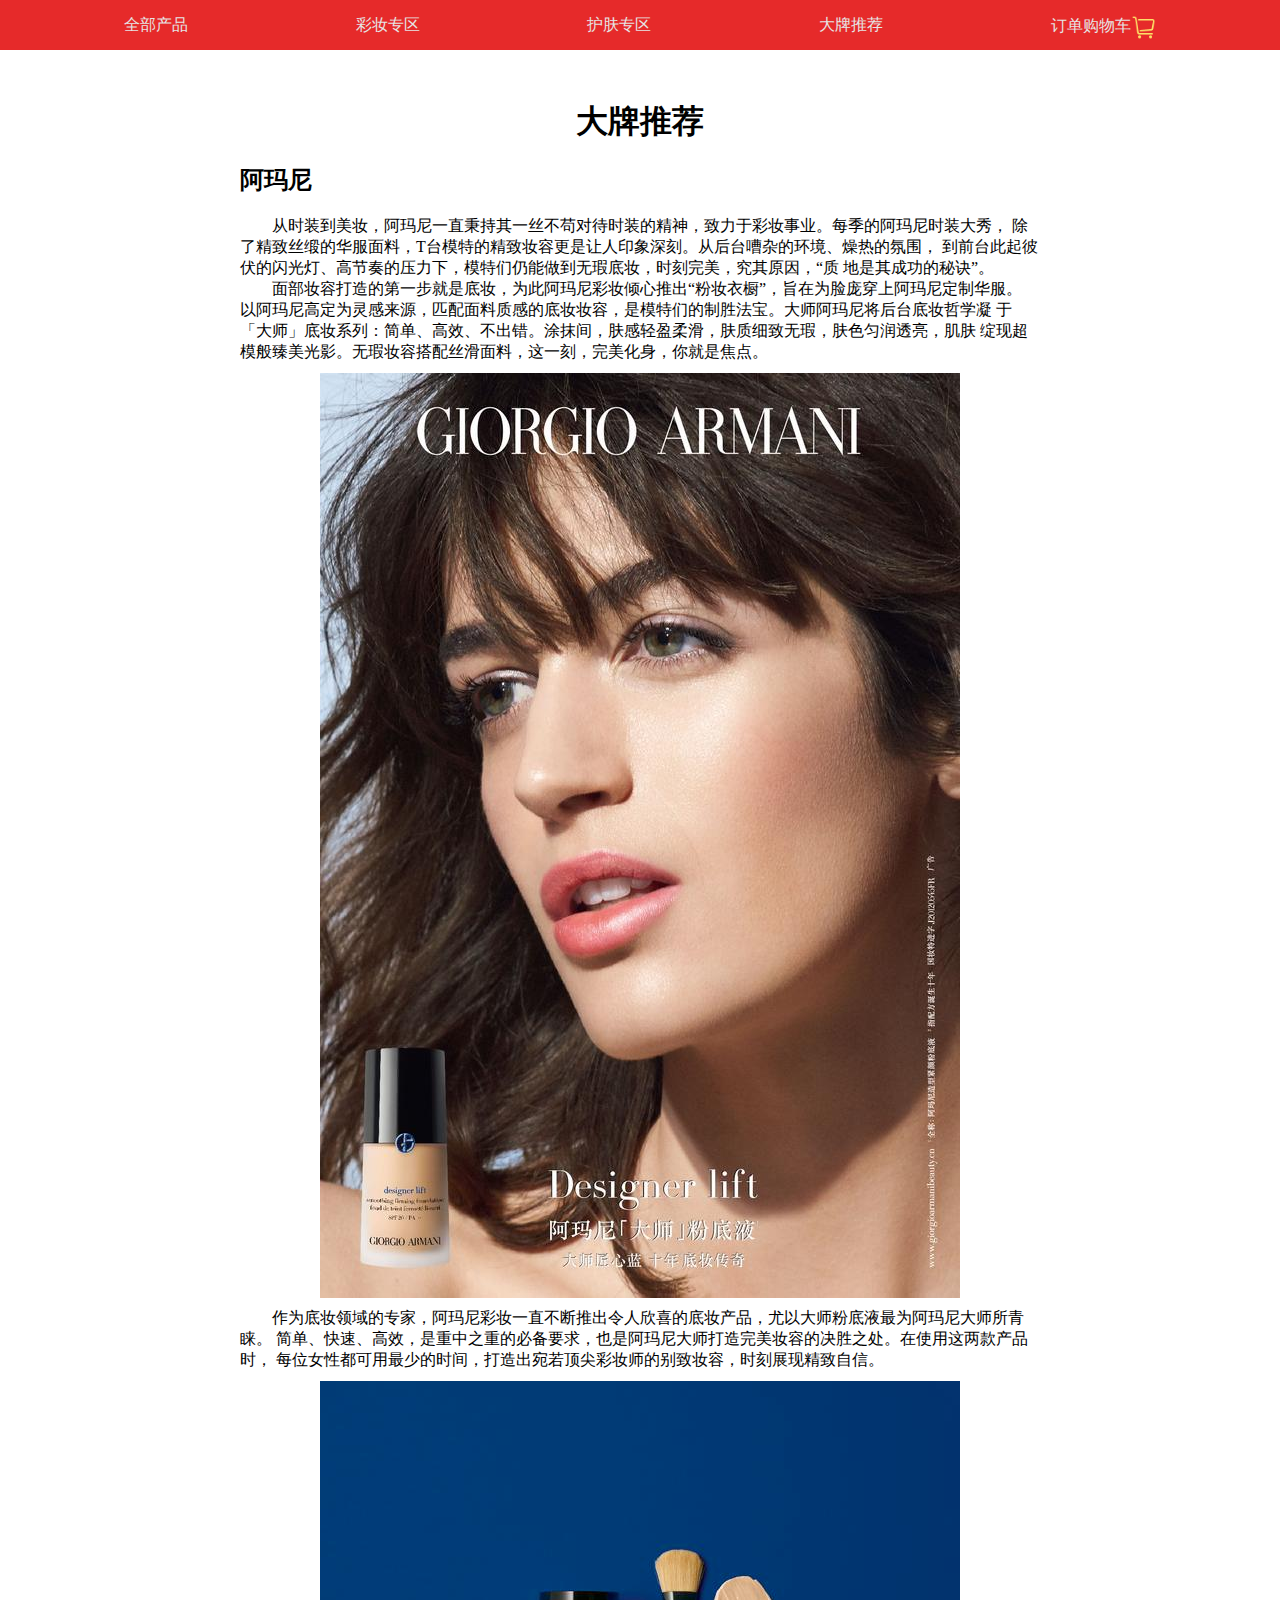
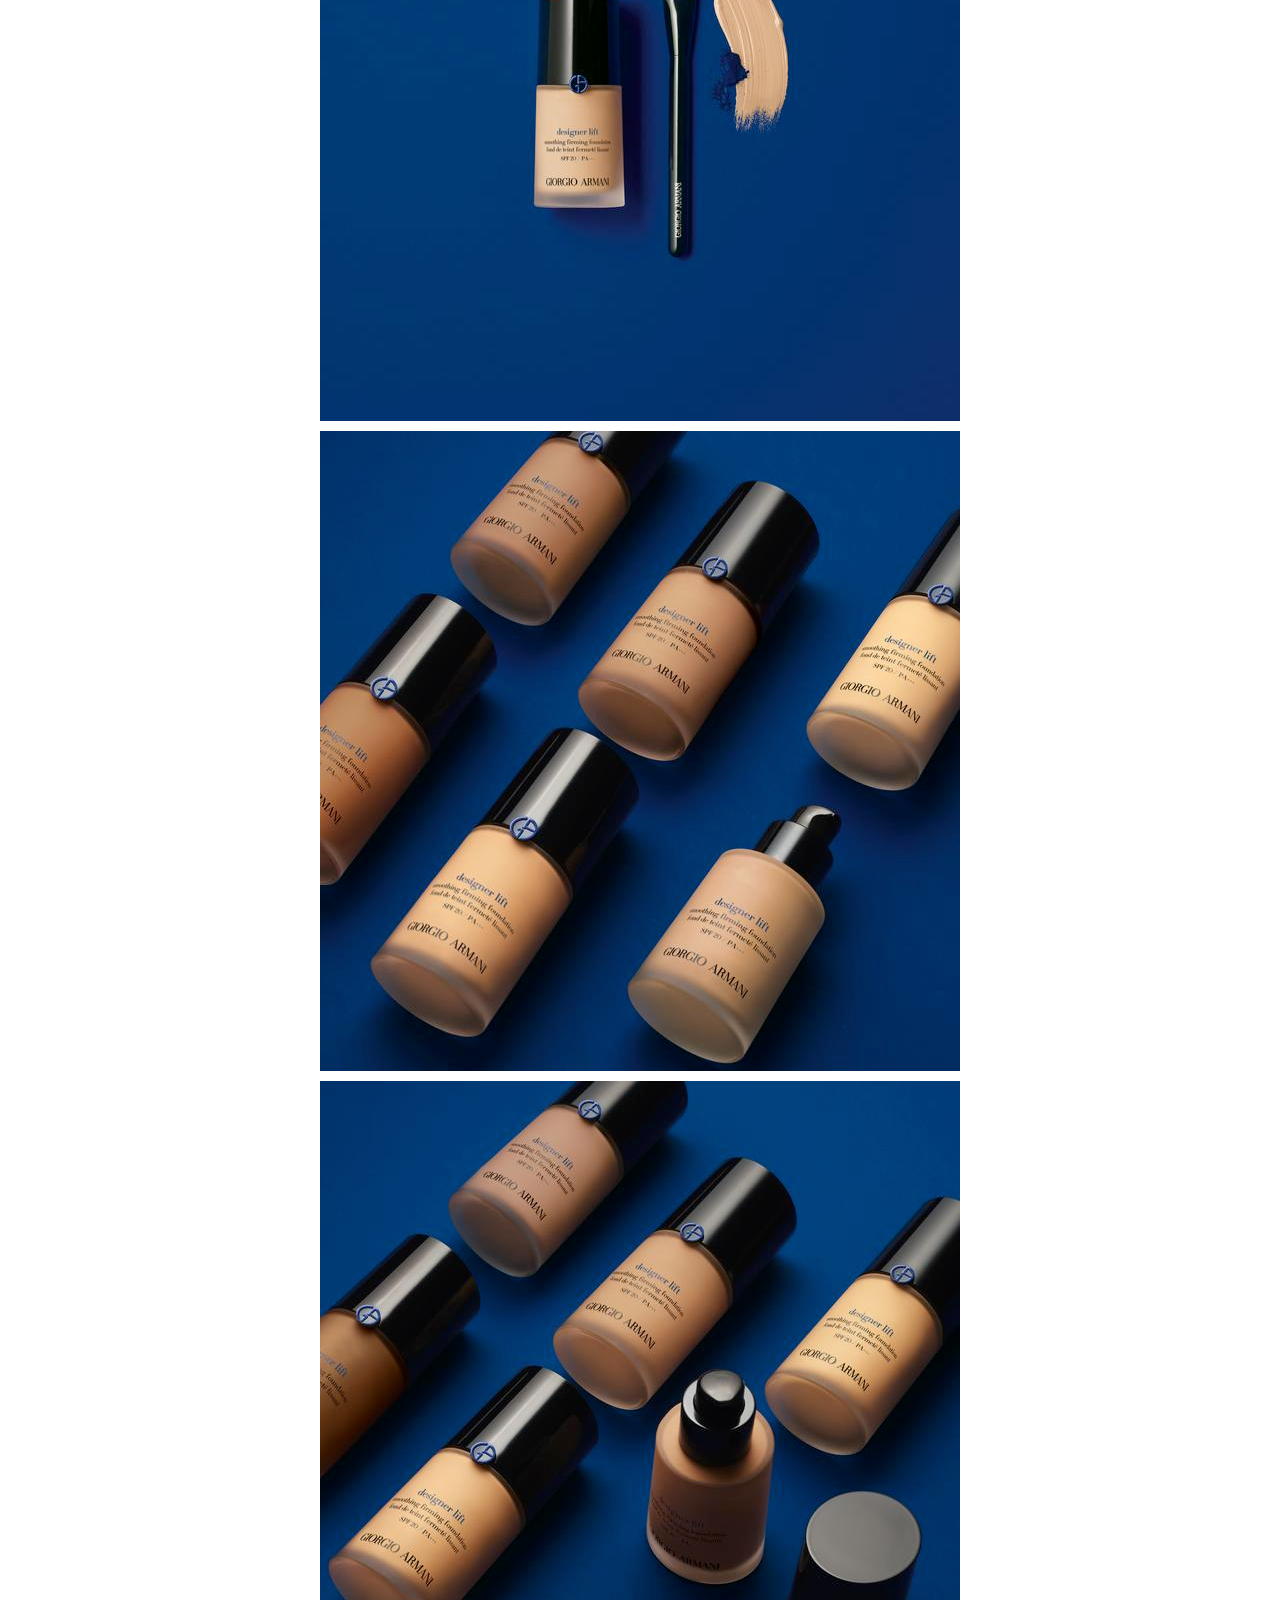
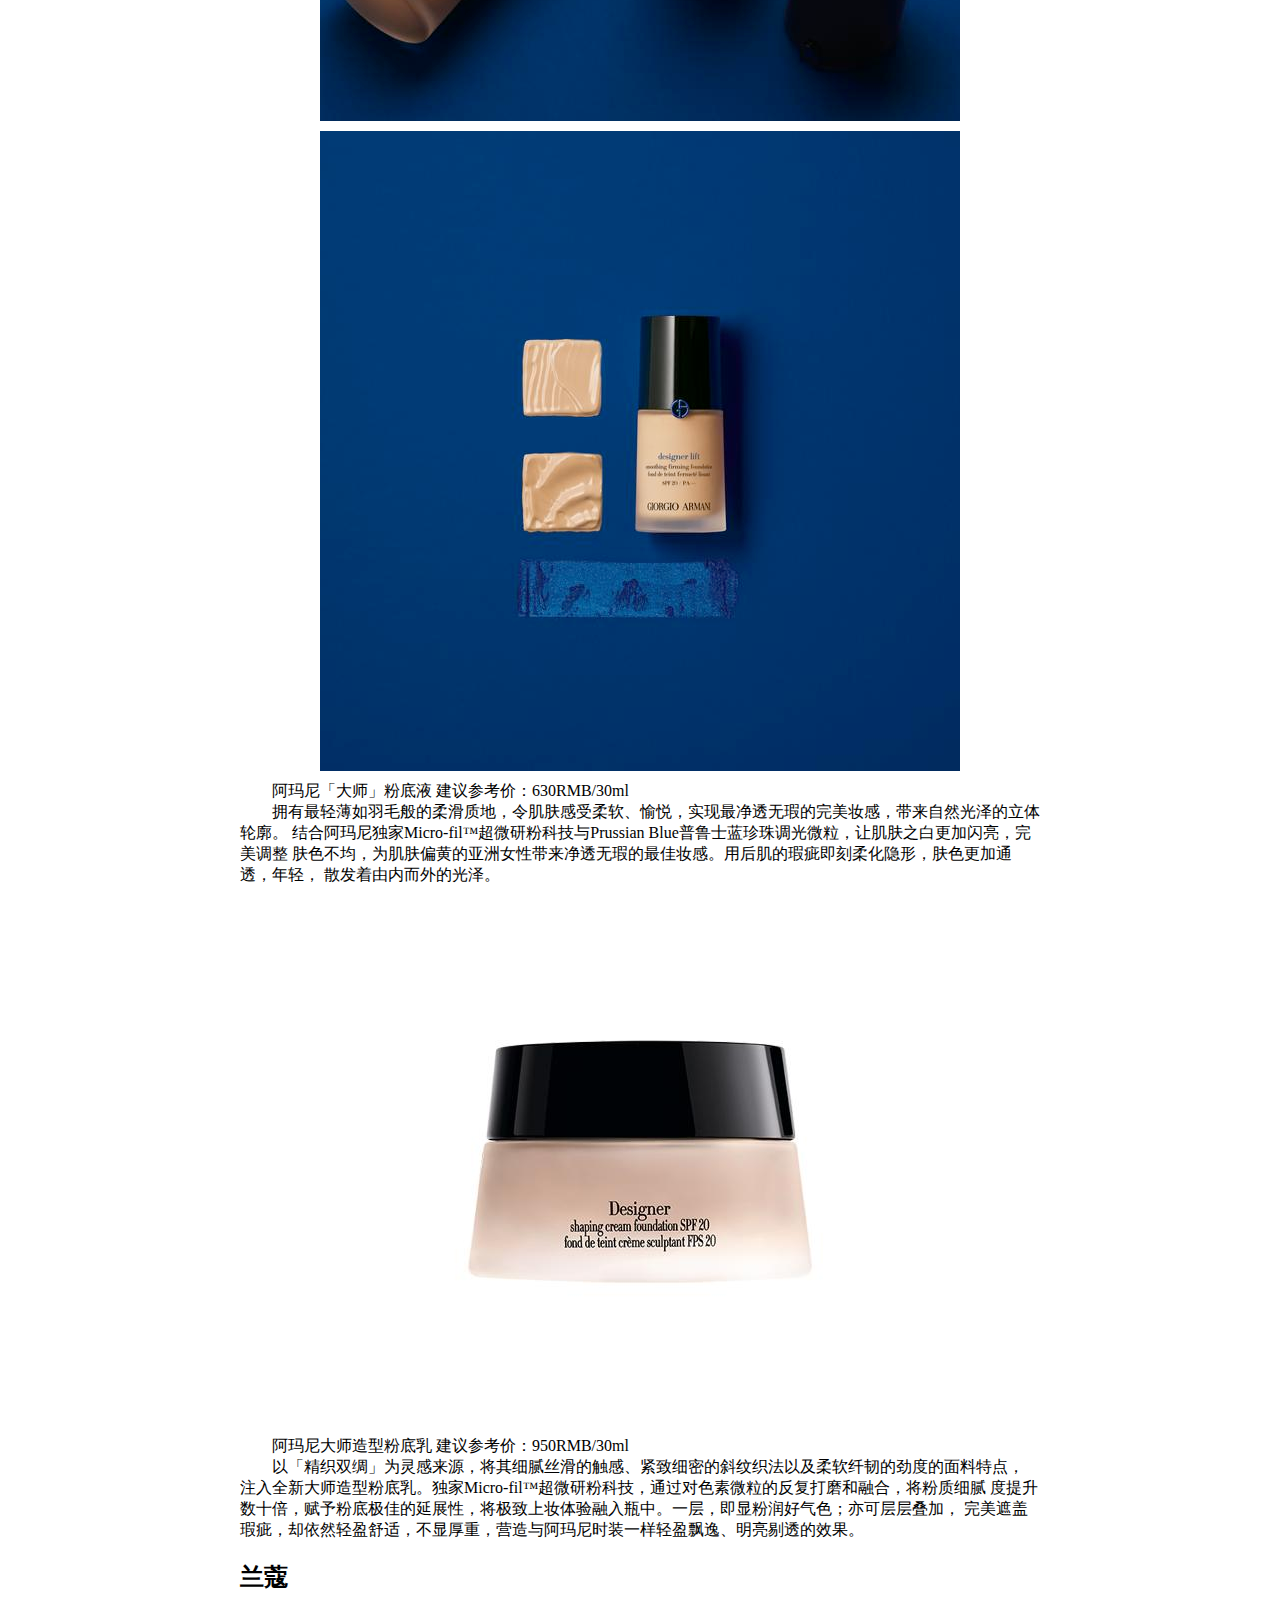
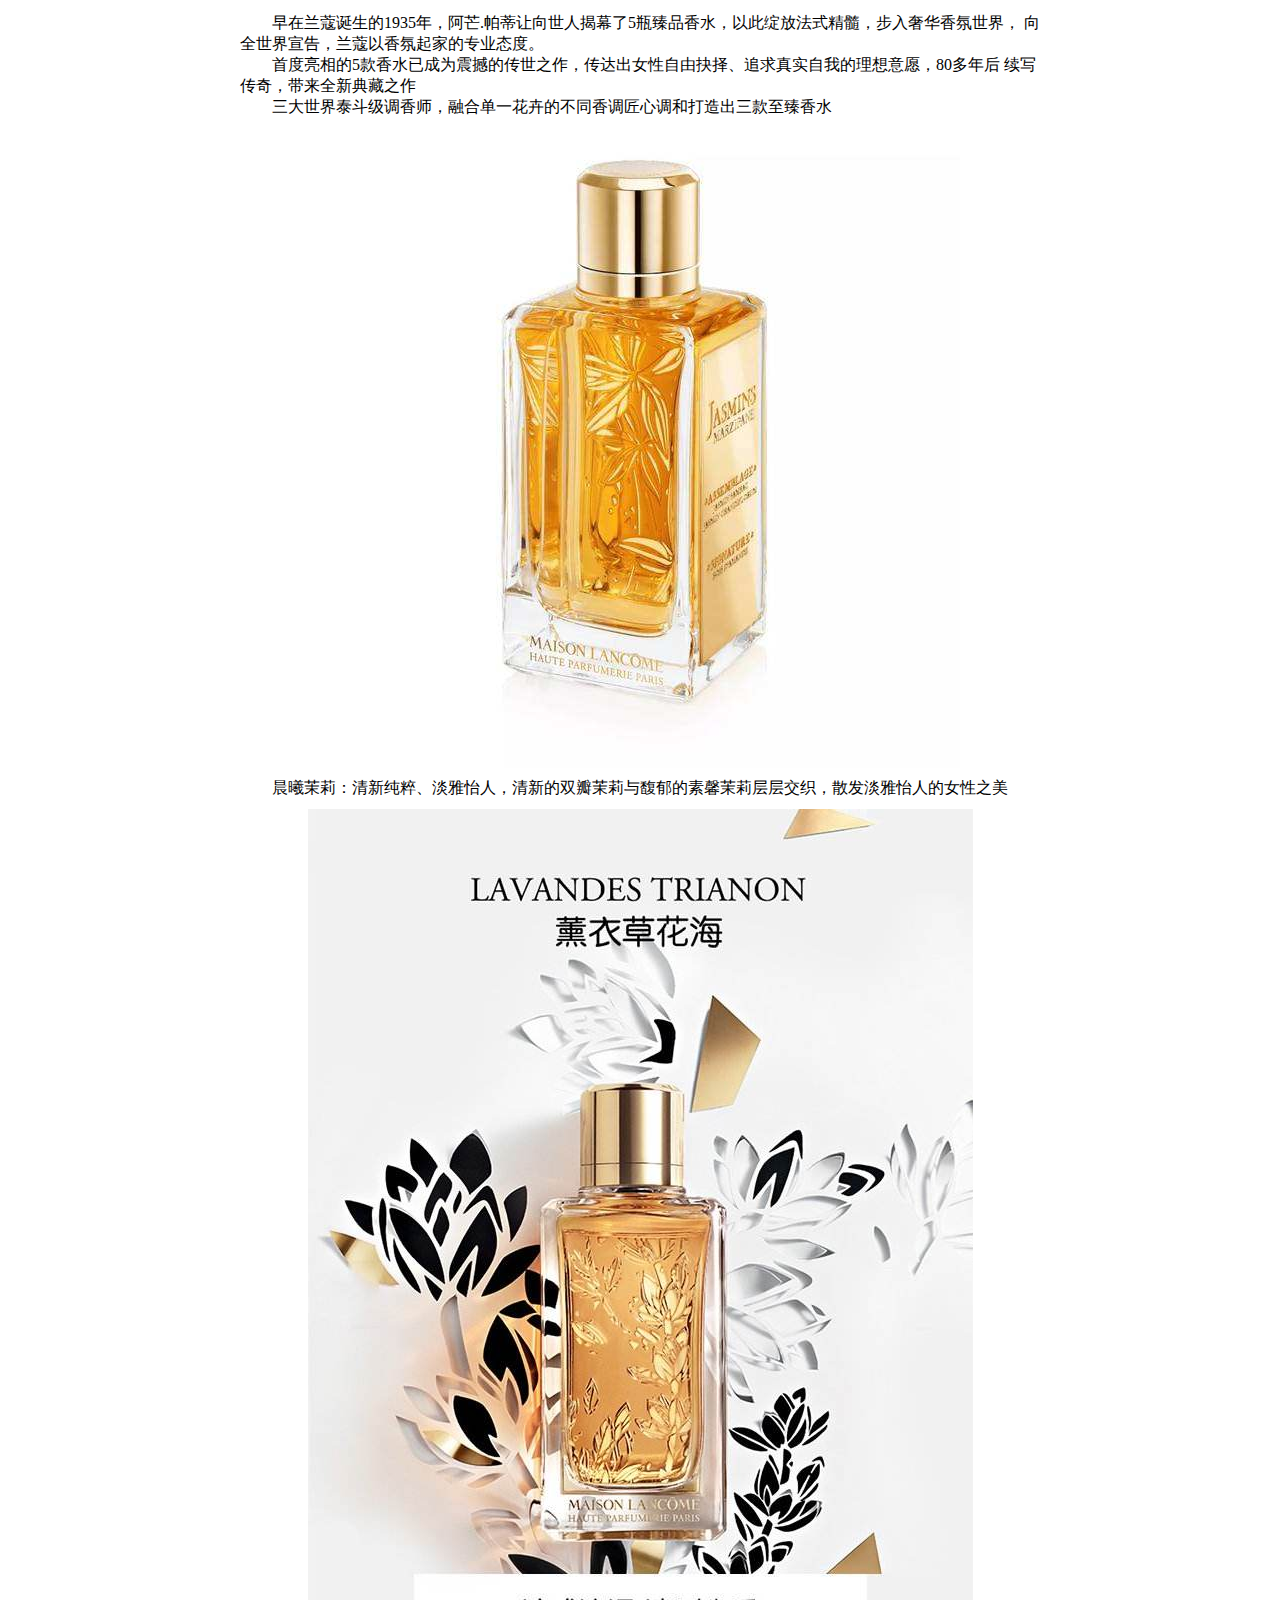
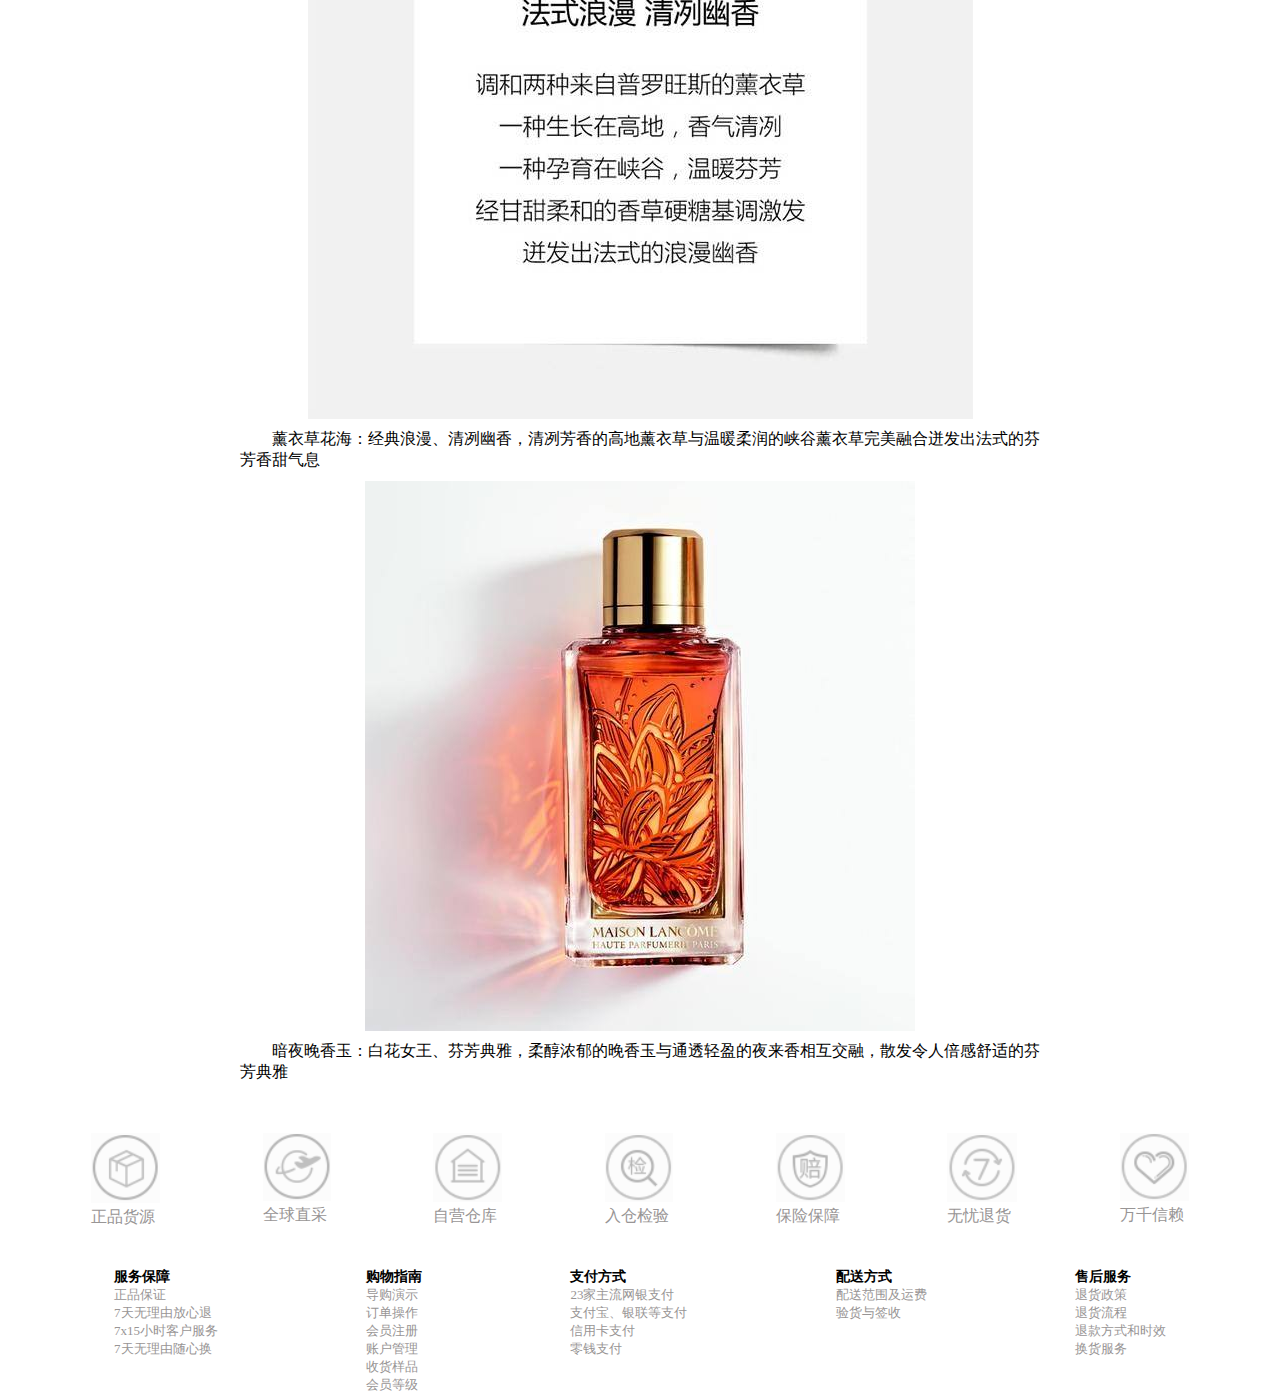
<file: dashi.html>
<!DOCTYPE html>
<html lang="en">
<head>
    <meta charset="UTF-8">
    <meta http-equiv="X-UA-Compatible" content="IE=edge">
    <meta name="viewport" content="width=device-width, initial-scale=1.0">
    <title>Document</title>
    <link rel="stylesheet" href="./css/reset.css">
    <link rel="stylesheet" href="./css/dashi.css">
</head>
<body>
    <header style="position: relative;">
        <ul>
            <li><a href="./index.html">全部产品</a></li>
            <li><a href="./shopping.html">彩妆专区</a></li>
            <li><a href="./shopping.html">护肤专区</a></li>
            <li><a href="./dashi.html">大牌推荐</a></li>
            <li><a href="./gouwuche.html" style="vertical-align: middle;">订单购物车<img src="./images/shoppingcar.png" alt="" style="width: 25px;vertical-align: middle;"></a></li>
        </ul>
        
    </header>
    <div class="container">
        <h1 style="text-align: center;margin-top: 50px;">大牌推荐</h1>
        <h2 style="margin-top: 20px;margin-bottom: 20px;">阿玛尼</h2>
        <p style="text-indent: 2rem;">从时装到美妆，阿玛尼一直秉持其一丝不苟对待时装的精神，致力于彩妆事业。每季的阿玛尼时装大秀，
            除了精致丝缎的华服面料，T台模特的精致妆容更是让人印象深刻。从后台嘈杂的环境、燥热的氛围，
            到前台此起彼伏的闪光灯、高节奏的压力下，模特们仍能做到无瑕底妆，时刻完美，究其原因，“质
            地是其成功的秘诀”。
        </p>
        <p style="text-indent: 2rem;">
            面部妆容打造的第一步就是底妆，为此阿玛尼彩妆倾心推出“粉妆衣橱”，旨在为脸庞穿上阿玛尼定制华服。
            以阿玛尼高定为灵感来源，匹配面料质感的底妆妆容，是模特们的制胜法宝。大师阿玛尼将后台底妆哲学凝
            于「大师」底妆系列：简单、高效、不出错。涂抹间，肤感轻盈柔滑，肤质细致无瑕，肤色匀润透亮，肌肤
            绽现超模般臻美光影。无瑕妆容搭配丝滑面料，这一刻，完美化身，你就是焦点。
        </p>
        <img src="./images/Amani.crdownload" alt="">
        <p style="text-indent: 2rem;">
            作为底妆领域的专家，阿玛尼彩妆一直不断推出令人欣喜的底妆产品，尤以大师粉底液最为阿玛尼大师所青睐。
            简单、快速、高效，是重中之重的必备要求，也是阿玛尼大师打造完美妆容的决胜之处。在使用这两款产品时，
            每位女性都可用最少的时间，打造出宛若顶尖彩妆师的别致妆容，时刻展现精致自信。
        </p>
        <img src="./images/Amani2.jpeg.crdownload" alt="">
        <img src="./images/Amani4.jpeg.crdownload" alt="">
        <img src="./images/Amani5.jpeg.crdownload" alt="">
        <img src="./images/Amani6.jpeg.crdownload" alt="">
        <p style="text-indent: 2rem;">阿玛尼「大师」粉底液 建议参考价：630RMB/30ml</p>
        <p style="text-indent: 2rem;">
            拥有最轻薄如羽毛般的柔滑质地，令肌肤感受柔软、愉悦，实现最净透无瑕的完美妆感，带来自然光泽的立体轮廓。
            结合阿玛尼独家Micro-fil™超微研粉科技与Prussian Blue普鲁士蓝珍珠调光微粒，让肌肤之白更加闪亮，完美调整
            肤色不均，为肌肤偏黄的亚洲女性带来净透无瑕的最佳妆感。用后肌的瑕疵即刻柔化隐形，肤色更加通透，年轻，
            散发着由内而外的光泽。
        </p>
        <img src="./images/Amani7.jpeg.crdownload" alt="">
        <p style="text-indent: 2rem;">阿玛尼大师造型粉底乳 建议参考价：950RMB/30ml</p>
        <p style="text-indent: 2rem;">
            以「精织双绸」为灵感来源，将其细腻丝滑的触感、紧致细密的斜纹织法以及柔软纤韧的劲度的面料特点，
            注入全新大师造型粉底乳。独家Micro-fil™超微研粉科技，通过对色素微粒的反复打磨和融合，将粉质细腻
            度提升数十倍，赋予粉底极佳的延展性，将极致上妆体验融入瓶中。一层，即显粉润好气色；亦可层层叠加，
            完美遮盖瑕疵，却依然轻盈舒适，不显厚重，营造与阿玛尼时装一样轻盈飘逸、明亮剔透的效果。
        </p>
        <h2 style="margin-top: 20px;margin-bottom: 20px;">兰蔻</h2>
        <p style="text-indent: 2rem;">
            早在兰蔻诞生的1935年，阿芒.帕蒂让向世人揭幕了5瓶臻品香水，以此绽放法式精髓，步入奢华香氛世界，
            向全世界宣告，兰蔻以香氛起家的专业态度。
        </p>
        <p style="text-indent: 2rem;">
            首度亮相的5款香水已成为震撼的传世之作，传达出女性自由抉择、追求真实自我的理想意愿，80多年后
            续写传奇，带来全新典藏之作
        </p>
        <p style="text-indent: 2rem;">三大世界泰斗级调香师，融合单一花卉的不同香调匠心调和打造出三款至臻香水</p>
        <img src="./images/li.jfif" alt="">
        <p style="text-indent: 2rem;">晨曦茉莉：清新纯粹、淡雅怡人，清新的双瓣茉莉与馥郁的素馨茉莉层层交织，散发淡雅怡人的女性之美</p>
        <img src="./images/hai.jfif" alt="">
        <p style="text-indent: 2rem;">薰衣草花海：经典浪漫、清冽幽香，清冽芳香的高地薰衣草与温暖柔润的峡谷薰衣草完美融合迸发出法式的芬芳香甜气息</p>
        <img src="./images/yu.jfif" alt="">
        <p style="text-indent: 2rem;">暗夜晚香玉：白花女王、芬芳典雅，柔醇浓郁的晚香玉与通透轻盈的夜来香相互交融，散发令人倍感舒适的芬芳典雅</p>
    </div>
    <footer>
        <div style="display: flex;width: 1200px;justify-content: space-around;margin: 0 auto;">
            <div>
                <img src="./images/zhengpinhuoyuan.png" alt="">
                <div>正品货源</div>
            </div>
            <div>
                <img src="./images/quanqiuzhicai.png" alt="">
                <div>全球直采</div>
            </div>
            <div>
                <img src="./images/ziyingcangku.png" alt="">
                <div>自营仓库</div>
            </div>
            <div>
                <img src="./images/rucangjianyan.png" alt="">
                <div>入仓检验</div>
            </div>
            <div>
                <img src="./images/zhengpinbaoxian.png" alt="">
                <div>保险保障</div>
            </div>
            <div>
                <img src="./images/wuyoutuihuan.png" alt="">
                <div>无忧退货</div>
            </div>
            <div>
                <img src="./images/wanqianxinlai.png" alt="">
                <div>万千信赖</div>
            </div>
        </div>
        <div style="display: flex;justify-content: space-around;width: 1200px;font-size: 13px;margin: 0 auto;margin-top: 40px;">
            <ul class="foo">
                <li>服务保障</li>
                <li>正品保证</li>
                <li>7天无理由放心退</li>
                <li>7x15小时客户服务</li>
                <li>7天无理由随心换</li>
            </ul>
            <ul class="foo">
                <li>购物指南</li>
                <li>导购演示</li>
                <li>订单操作</li>
                <li>会员注册</li>
                <li>账户管理</li>
                <li>收货样品</li>
                <li>会员等级</li>
            </ul>
            <ul class="foo">
                <li>支付方式</li>
                <li>23家主流网银支付</li>
                <li>支付宝、银联等支付</li>
                <li>信用卡支付</li>
                <li>零钱支付</li>
            </ul>
            <ul class="foo">
                <li>配送方式</li>
                <li>配送范围及运费</li>
                <li>验货与签收</li>
            </ul>
            <ul class="foo">
                <li>售后服务</li>
                <li>退货政策</li>
                <li>退货流程</li>
                <li>退款方式和时效</li>
                <li>换货服务</li>
            </ul>
        </div>
    </footer>
</body>
<script>
</script>
</html>
</file>
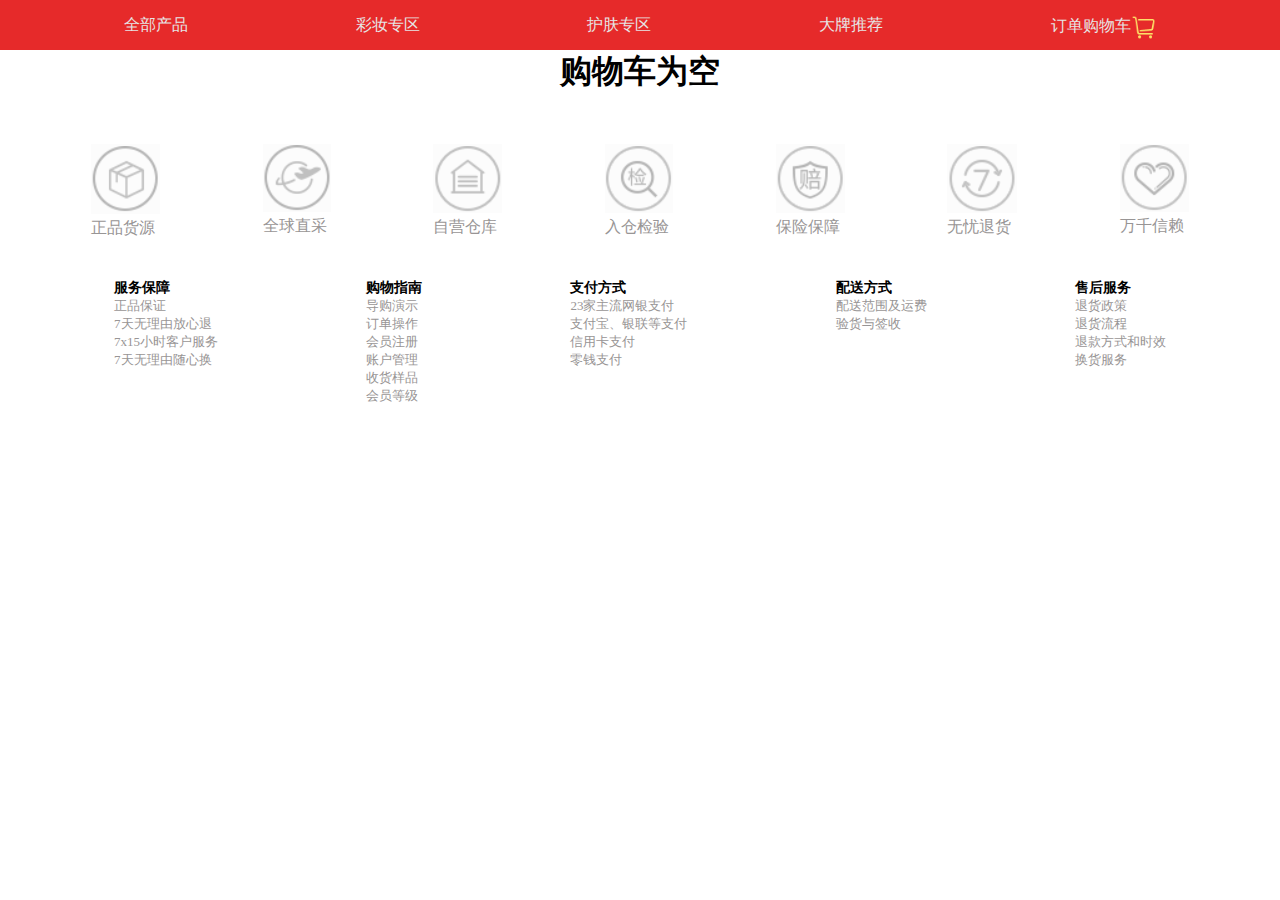
<file: gouwuche.html>
<!DOCTYPE html>
<html lang="en">
<head>
    <meta charset="UTF-8">
    <meta http-equiv="X-UA-Compatible" content="IE=edge">
    <meta name="viewport" content="width=device-width, initial-scale=1.0">
    <title>Document</title>
    <link rel="stylesheet" href="./css/reset.css">
    <link rel="stylesheet" href="./css/gouwuche.css">
</head>
<body>
    <header style="position: relative;">
        <ul>
            <li><a href="./index.html">全部产品</a></li>
            <li><a href="./shopping.html">彩妆专区</a></li>
            <li><a href="./shopping.html">护肤专区</a></li>
            <li><a href="./dashi.html">大牌推荐</a></li>
            <li><a href="./gouwuche.html" style="vertical-align: middle;">订单购物车<img src="./images/shoppingcar.png" alt="" style="width: 25px;vertical-align: middle;"></a></li>
        </ul>
        
    </header>
    <div class="con2"></div>
    <div class="container">
    </div>
    <footer>
        <div style="display: flex;width: 1200px;justify-content: space-around;margin: 0 auto;">
            <div>
                <img src="./images/zhengpinhuoyuan.png" alt="">
                <div>正品货源</div>
            </div>
            <div>
                <img src="./images/quanqiuzhicai.png" alt="">
                <div>全球直采</div>
            </div>
            <div>
                <img src="./images/ziyingcangku.png" alt="">
                <div>自营仓库</div>
            </div>
            <div>
                <img src="./images/rucangjianyan.png" alt="">
                <div>入仓检验</div>
            </div>
            <div>
                <img src="./images/zhengpinbaoxian.png" alt="">
                <div>保险保障</div>
            </div>
            <div>
                <img src="./images/wuyoutuihuan.png" alt="">
                <div>无忧退货</div>
            </div>
            <div>
                <img src="./images/wanqianxinlai.png" alt="">
                <div>万千信赖</div>
            </div>
        </div>
        <div style="display: flex;justify-content: space-around;width: 1200px;font-size: 13px;margin: 0 auto;margin-top: 40px;">
            <ul class="foo">
                <li>服务保障</li>
                <li>正品保证</li>
                <li>7天无理由放心退</li>
                <li>7x15小时客户服务</li>
                <li>7天无理由随心换</li>
            </ul>
            <ul class="foo">
                <li>购物指南</li>
                <li>导购演示</li>
                <li>订单操作</li>
                <li>会员注册</li>
                <li>账户管理</li>
                <li>收货样品</li>
                <li>会员等级</li>
            </ul>
            <ul class="foo">
                <li>支付方式</li>
                <li>23家主流网银支付</li>
                <li>支付宝、银联等支付</li>
                <li>信用卡支付</li>
                <li>零钱支付</li>
            </ul>
            <ul class="foo">
                <li>配送方式</li>
                <li>配送范围及运费</li>
                <li>验货与签收</li>
            </ul>
            <ul class="foo">
                <li>售后服务</li>
                <li>退货政策</li>
                <li>退货流程</li>
                <li>退款方式和时效</li>
                <li>换货服务</li>
            </ul>
        </div>
    </footer>
</body>
<script>
    if(Number(localStorage.getItem('num'))==0){
        document.getElementsByClassName('con2')[0].innerHTML = `
            <h1>购物车为空</h1>
        `
    }
    var container = document.getElementsByClassName('container')[0];
    var num = localStorage.getItem('num')
    for(var i=1;i<=num;i++){
        // console.log(localStorage.getItem('shoucang'+i))
        var obj = JSON.parse(localStorage.getItem('shoucang'+i))
        container.innerHTML += `
            <div>
                <img src="${obj.src}" alt="">
                <div>${obj.name}</div>
                <div>${obj.much}</div>
                <div>${obj.time}</div>
                <div id='del${i}' onclick="del(this)">删除</div>
            </div>
        `
    }
    function del(e){
        for(var i=1;i<=num;i++){
            if(i>e.id.replace('del','')){
                localStorage.setItem('shoucang'+(i-1),localStorage.getItem('shoucang'+i))
            }
        }
        console.log(localStorage)
        localStorage.removeItem('shoucang'+num)
        localStorage.setItem('num',--num)
        container.innerHTML = ''
        for(var i=1;i<=num;i++){
            var obj = JSON.parse(localStorage.getItem('shoucang'+i))
            container.innerHTML += `
                <div>
                    <img src="${obj.src}" alt="">
                    <div>${obj.name}</div>
                    <div>${obj.much}</div>
                    <div>${obj.time}</div>
                    <div id='del${i}' onclick="del(this)">删除</div>
                </div>
            `
        }
        if(Number(localStorage.getItem('num'))==0){
            document.getElementsByClassName('con2')[0].innerHTML = `
                <h1>购物车为空</h1>
            `
        }
    }
</script>
</html>
</file>
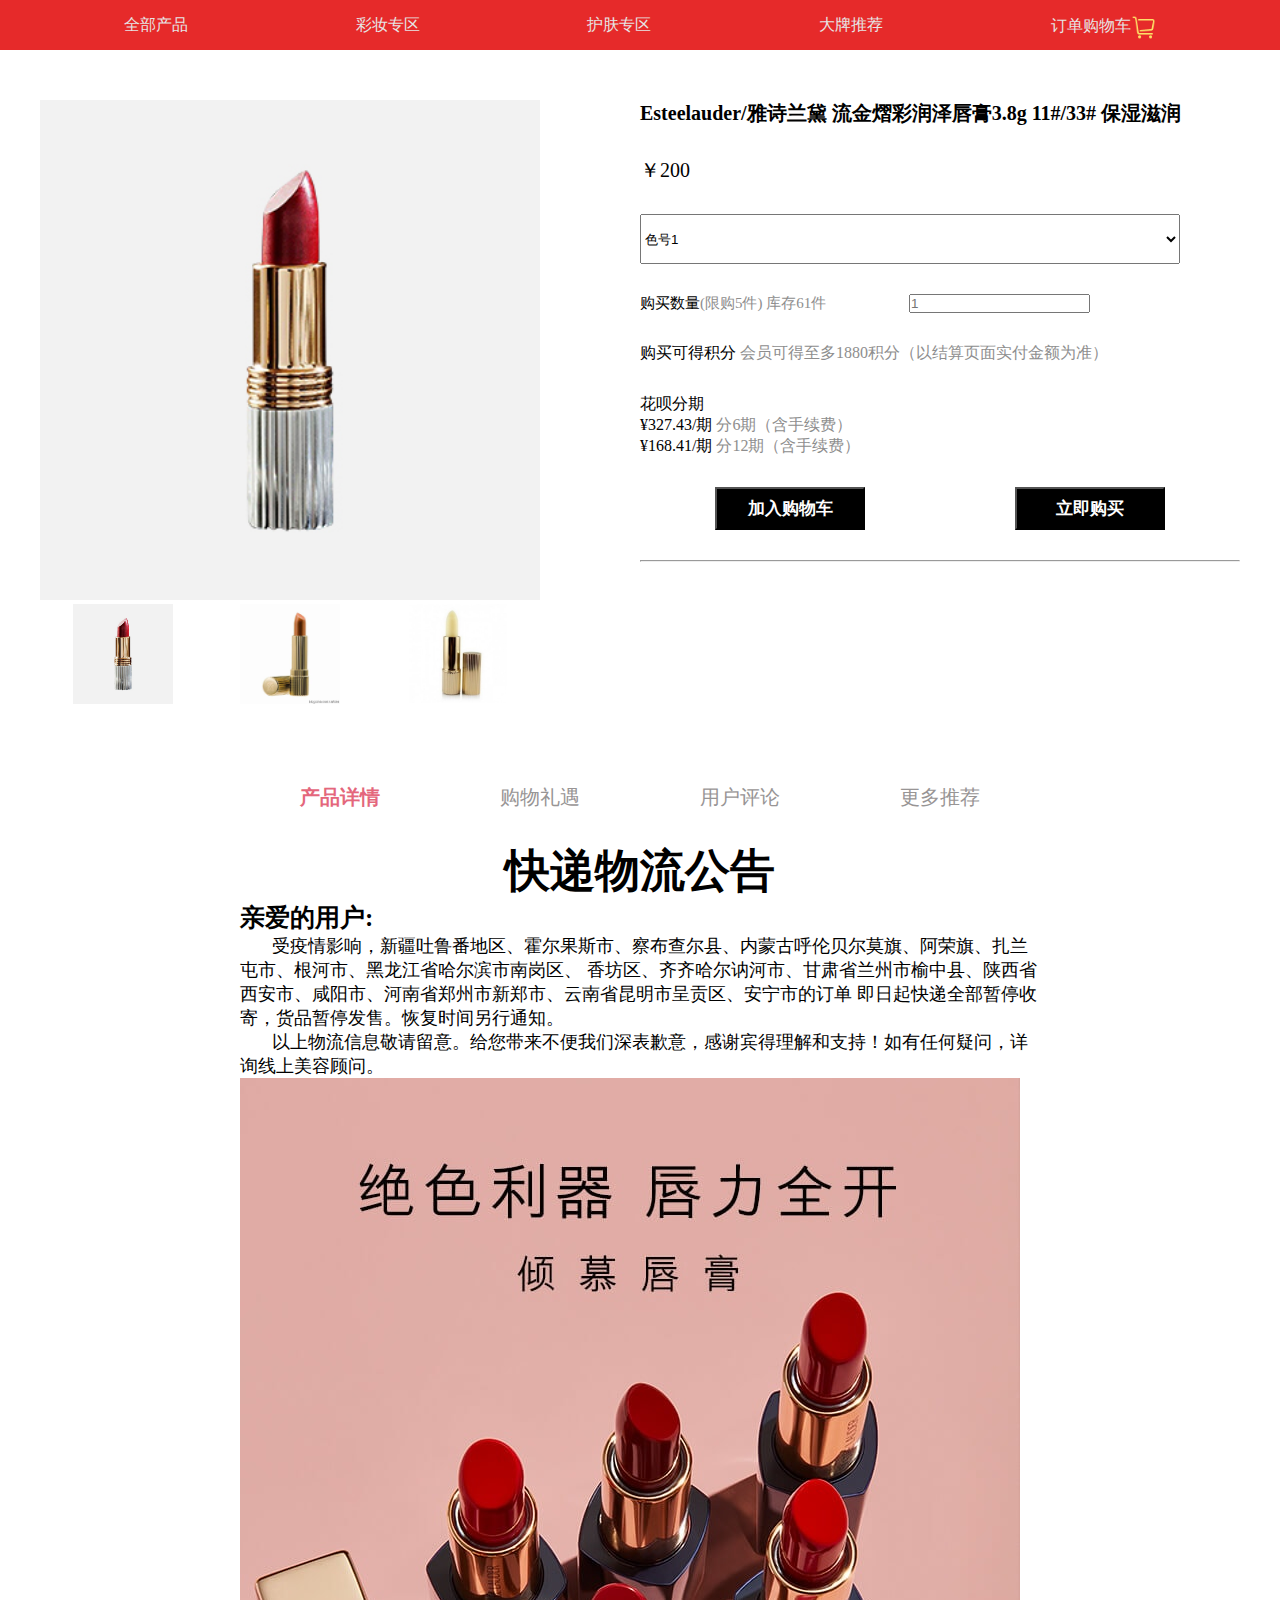
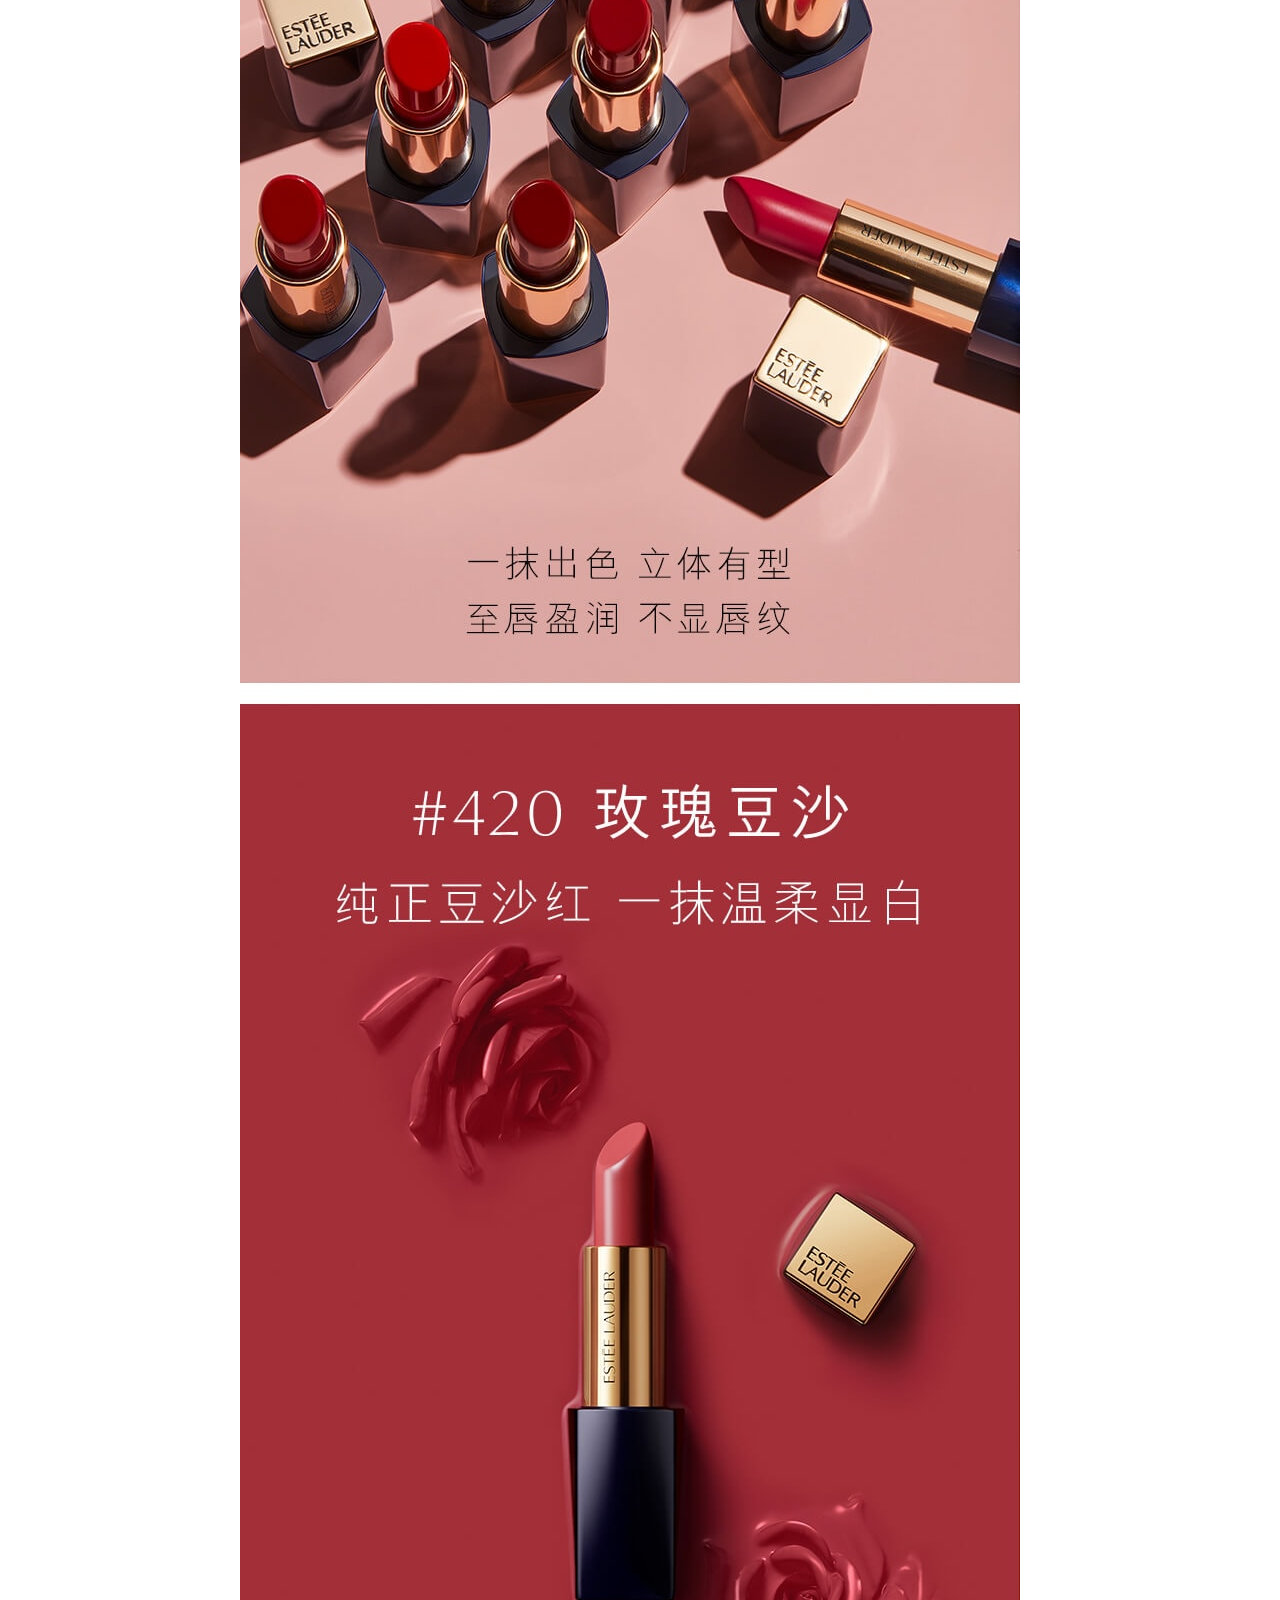
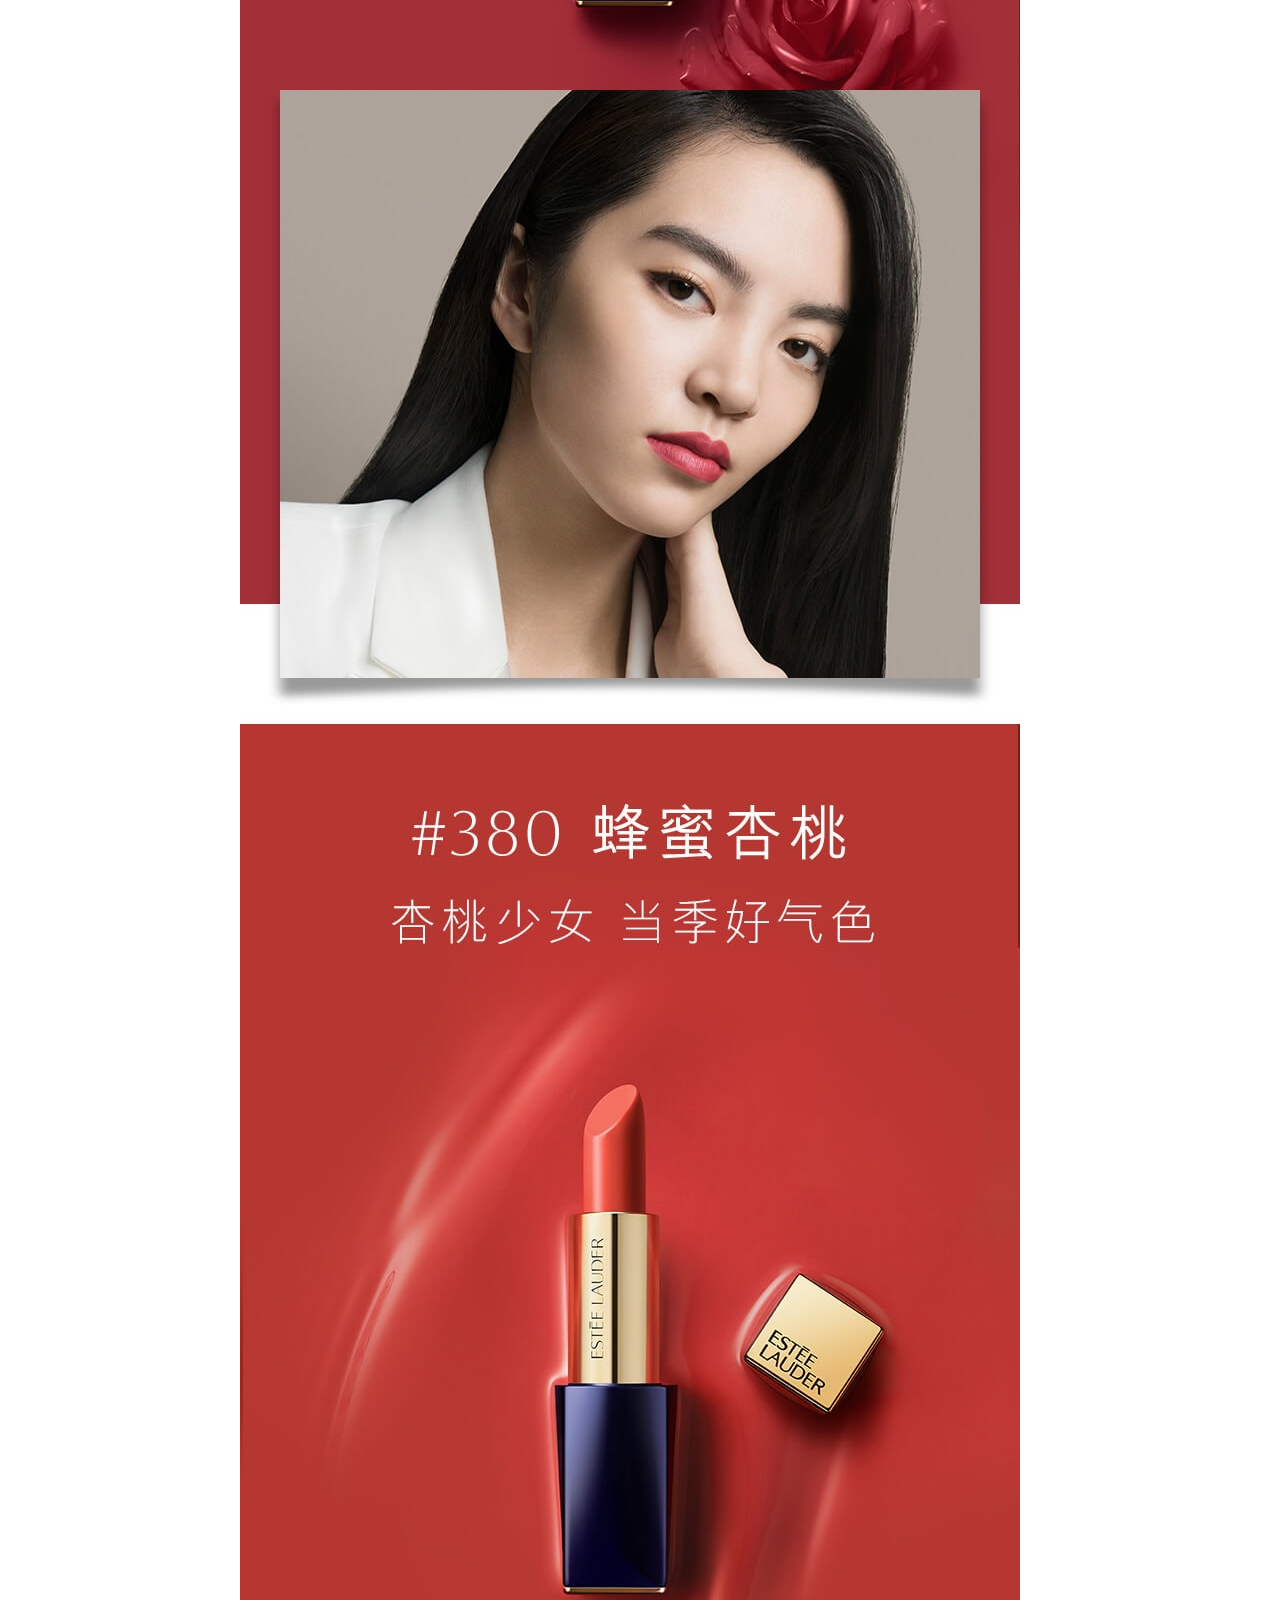
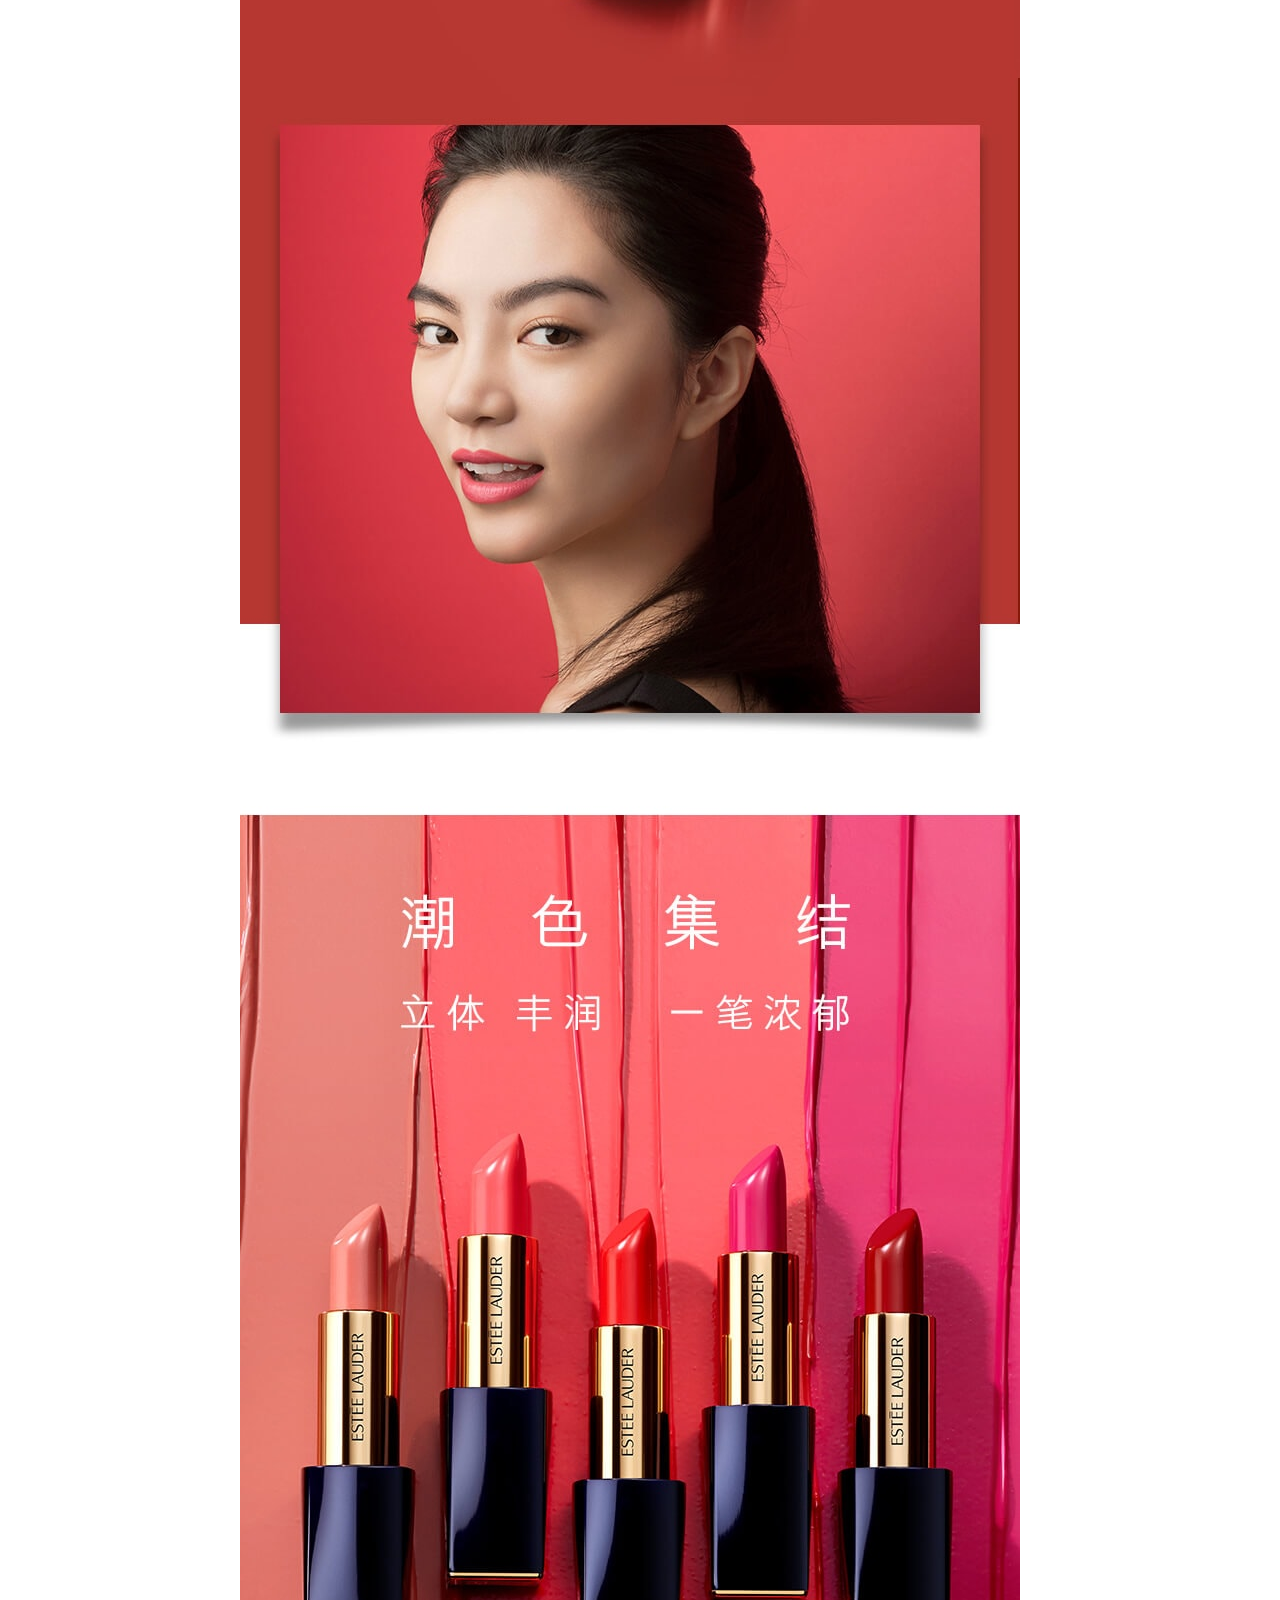
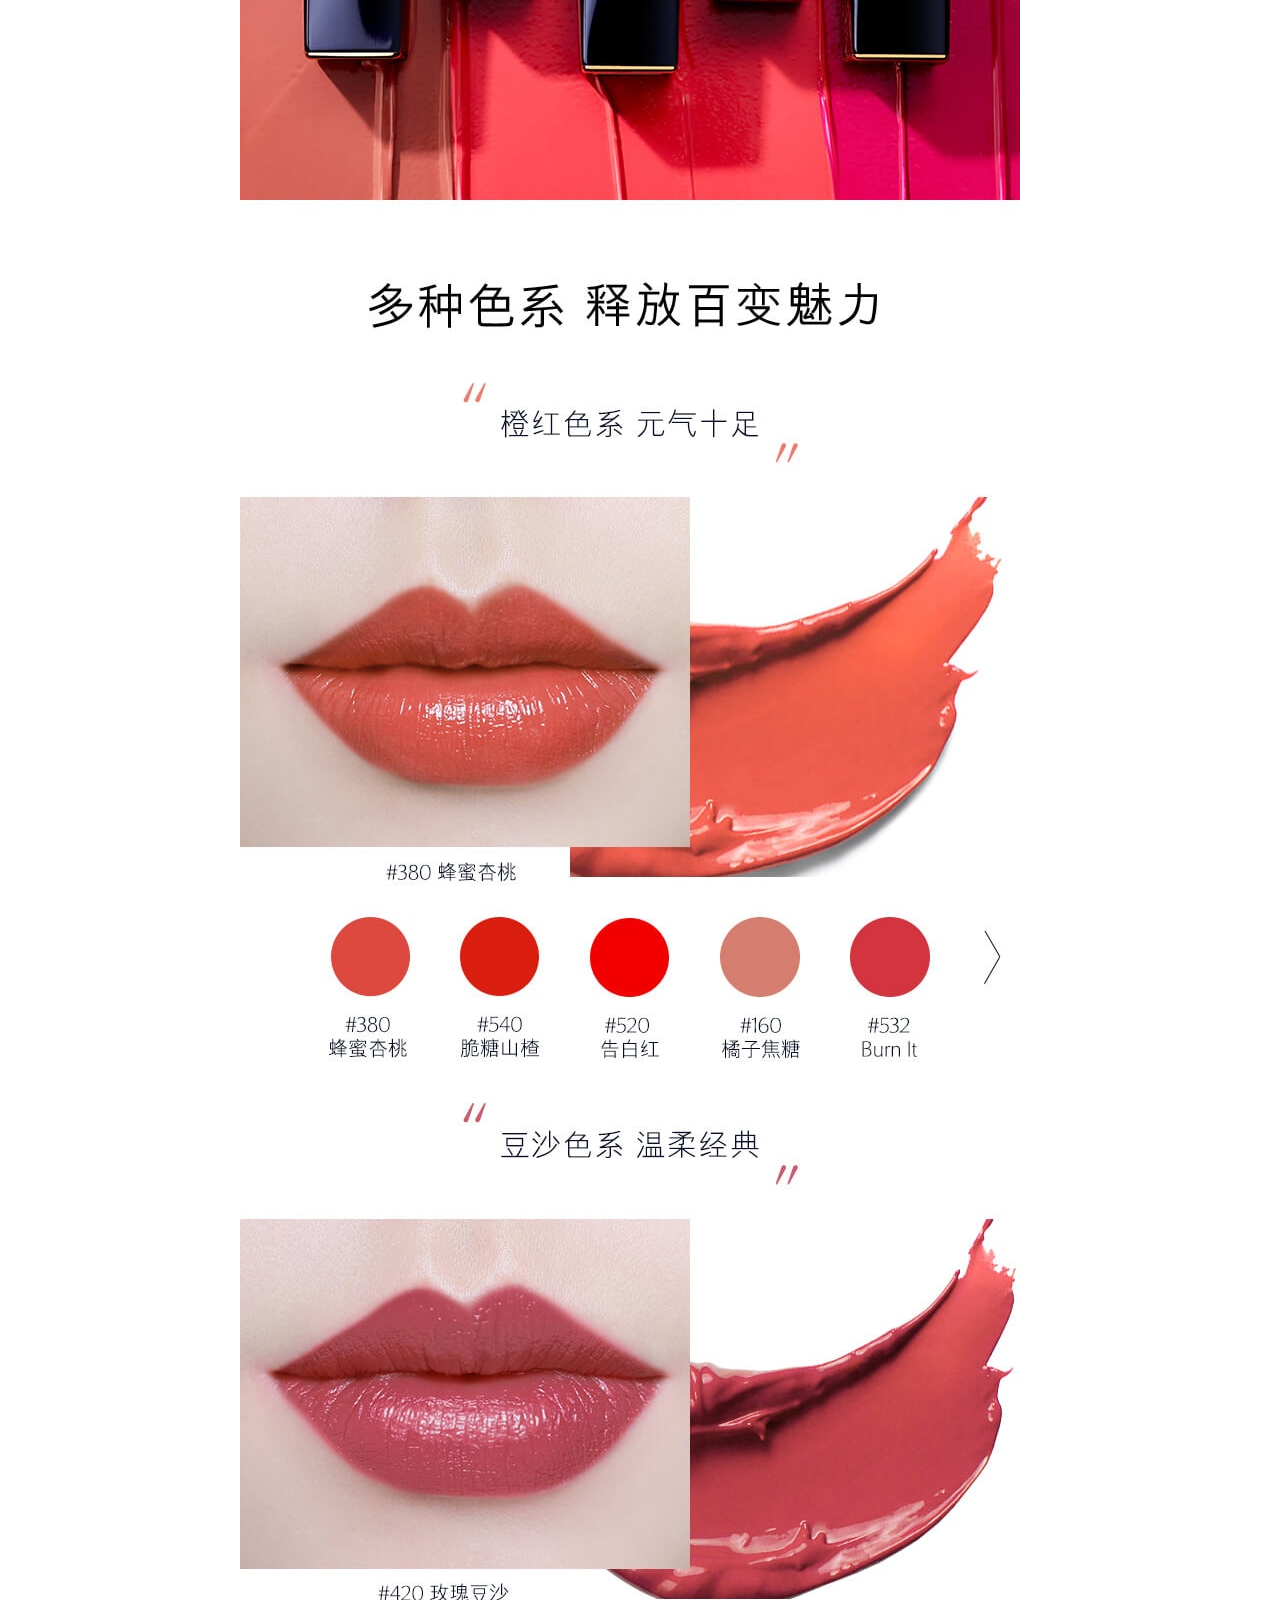
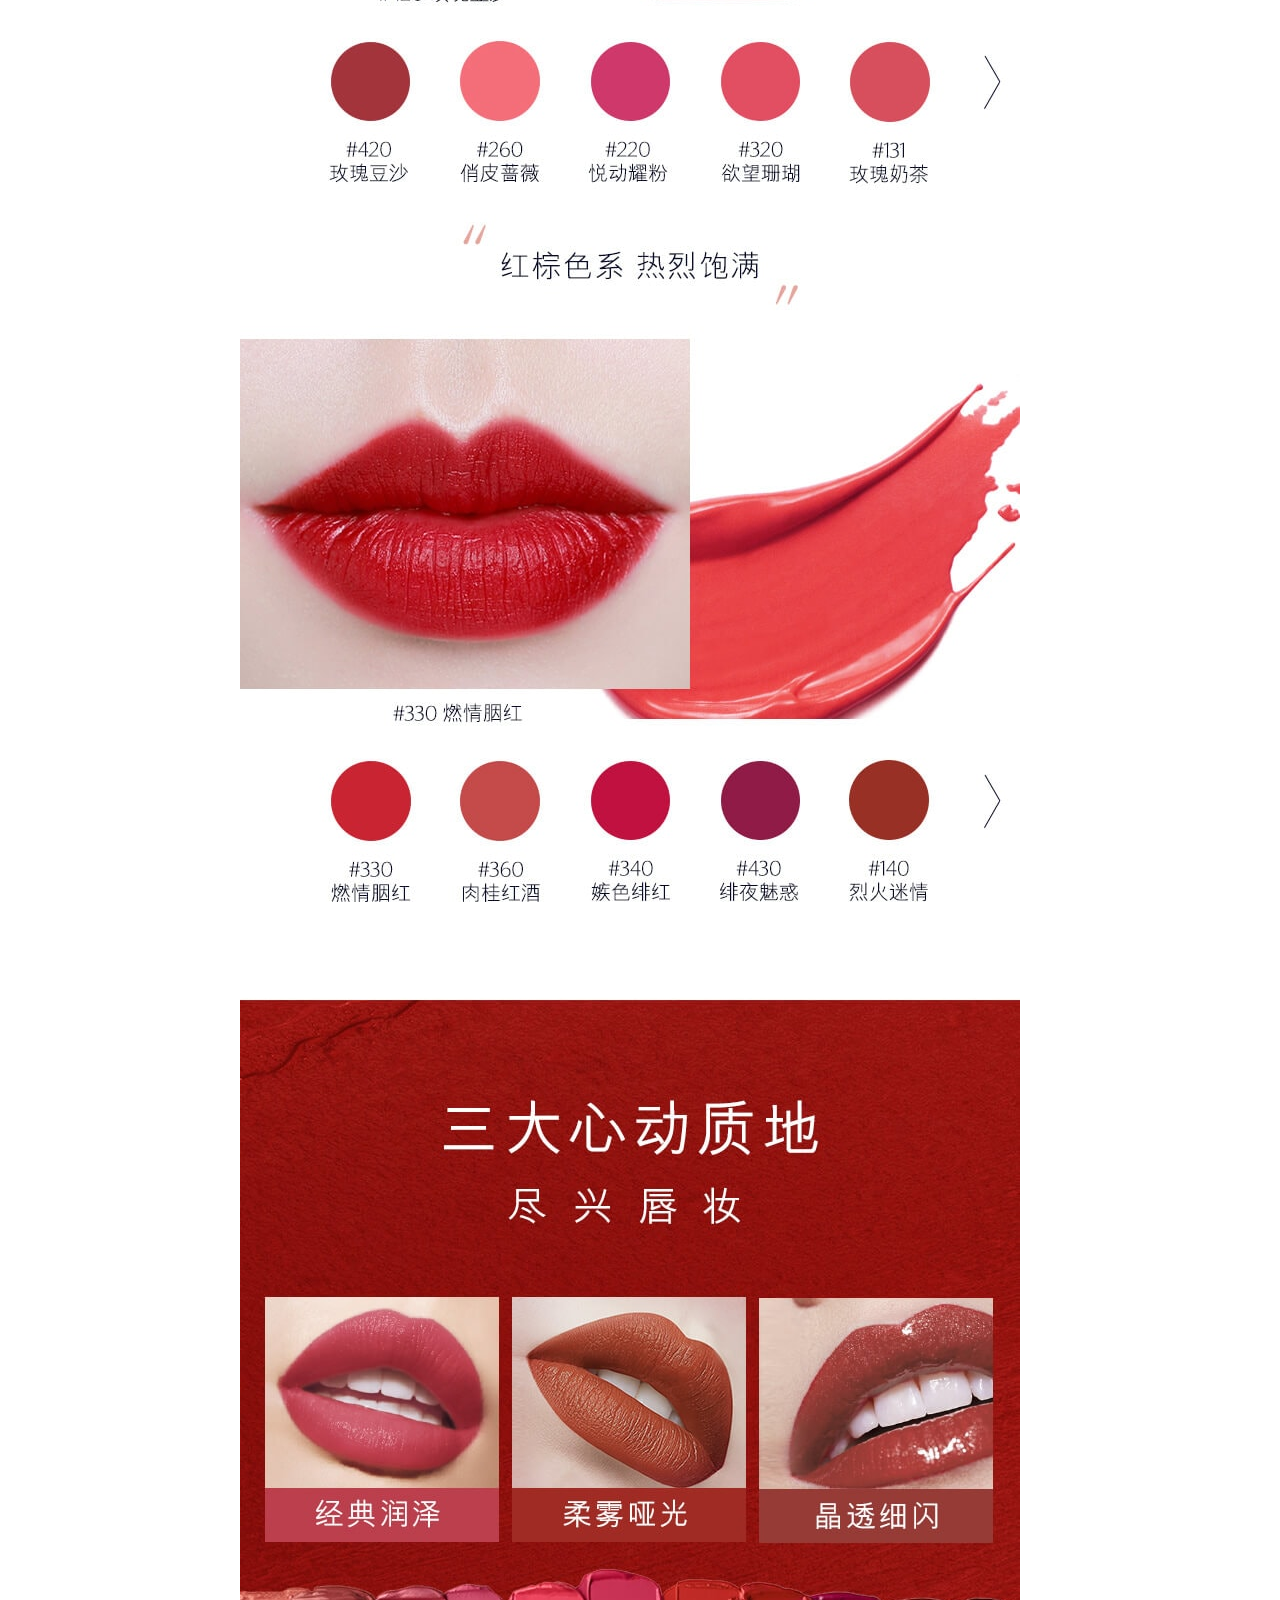
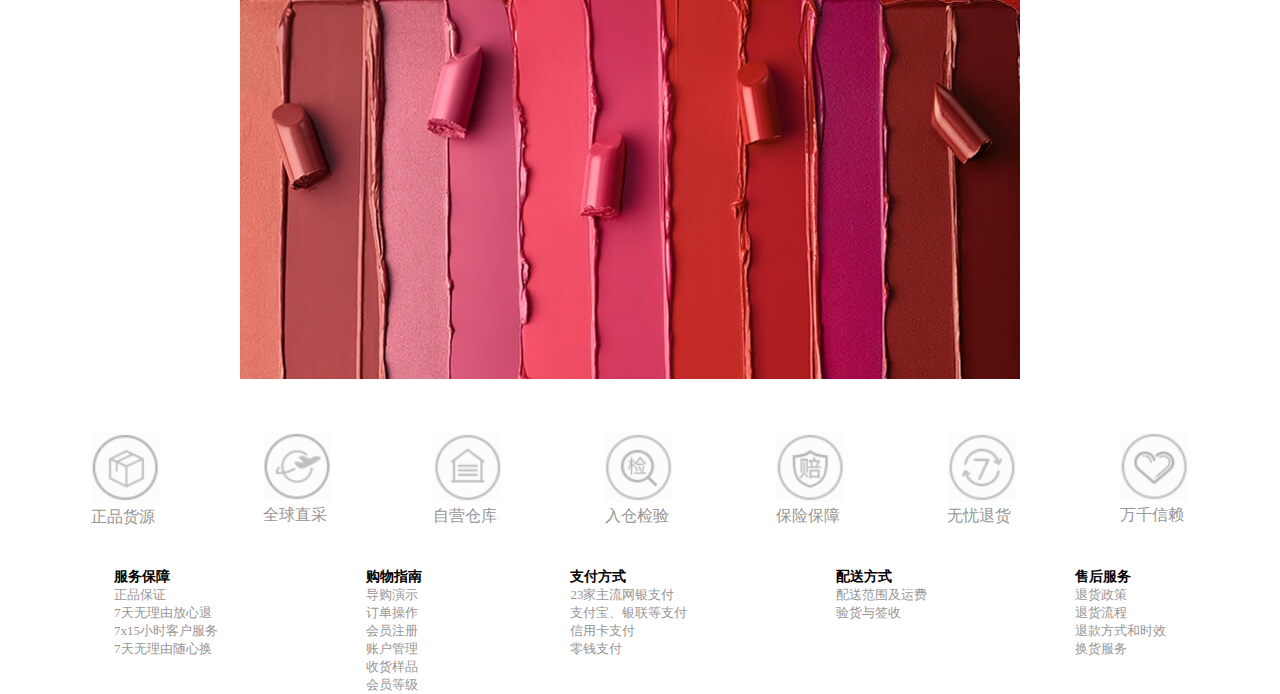
<file: shopping.html>
<!DOCTYPE html>
<html lang="en">
<head>
    <meta charset="UTF-8">
    <meta http-equiv="X-UA-Compatible" content="IE=edge">
    <meta name="viewport" content="width=device-width, initial-scale=1.0">
    <title>Document</title>
    <link rel="stylesheet" href="./css/reset.css">
    <link rel="stylesheet" href="./css/shopping.css">
</head>
<body>
    <header style="position: relative;">
        <ul>
            <li><a href="./index.html">全部产品</a></li>
            <li><a href="./shopping.html">彩妆专区</a></li>
            <li><a href="./shopping.html">护肤专区</a></li>
            <li><a href="./dashi.html">大牌推荐</a></li>
            <li><a href="./gouwuche.html" style="vertical-align: middle;">订单购物车<img src="./images/shoppingcar.png" alt="" style="width: 25px;vertical-align: middle;"></a></li>
        </ul>
        
    </header>
    <div class="container">
        <div>
            <div>
                <img src="./images/6.jpg" alt="" style="width: 500px;">
                <div style="display: flex;justify-content: space-around;">
                    <img src="./images/6.jpg" alt="" style="width: 100px;">
                    <img src="./images/6(1).jfif" alt="" style="width: 100px;">
                    <img src="./images/6(2).jpg" alt="" style="width: 100px;">
                </div>
            </div>
            <div class="right">
                <div>Esteelauder/雅诗兰黛 流金熠彩润泽唇膏3.8g 11#/33# 保湿滋润</div>
                <div>￥200</div>
                <div>
                    <select>
                        <option value ="">色号1</option>
                        <option value ="">色号2</option>
                        <option value ="">色号3</option>
                        <option value ="">色号4</option>
                    </select>
                </div>
                <div style="display: flex;justify-content: space-between;">
                    <div>购买数量<span>(限购5件) 库存61件</span></div>
                    <div><input type="number" placeholder="1"></div>
                </div>
                <div>购买可得积分 <span>会员可得至多1880积分（以结算页面实付金额为准）</span></div>
                <div>
                    <div>花呗分期</div>
                    <div>¥327.43/期 <span>分6期（含手续费）</span></div>
                    <div>¥168.41/期 <span>分12期（含手续费）</span></div>
                </div>
                <div>
                    <button id='gouwuche'>加入购物车</button>
                    <button>立即购买</button>
                </div>
                <hr>
            </div>
        </div>
        <div>
            <ul>
                <li>产品详情</li>
                <li>购物礼遇</li>
                <li>用户评论</li>
                <li>更多推荐</li>
            </ul>
            <div class="littlenav">
                <h2 style="text-align: center;">快递物流公告</h2>
                <h3>亲爱的用户:</h3>
                <p>受疫情影响，新疆吐鲁番地区、霍尔果斯市、察布查尔县、内蒙古呼伦贝尔莫旗、阿荣旗、扎兰屯市、根河市、黑龙江省哈尔滨市南岗区、
                    香坊区、齐齐哈尔讷河市、甘肃省兰州市榆中县、陕西省西安市、咸阳市、河南省郑州市新郑市、云南省昆明市呈贡区、安宁市的订单
                    即日起快递全部暂停收寄，货品暂停发售。恢复时间另行通知。
                </p>
                <p>以上物流信息敬请留意。给您带来不便我们深表歉意，感谢宾得理解和支持！如有任何疑问，详询线上美容顾问。</p>
                <img src="./images/kouhong.jpg" alt="">
            </div>
            <div class="littlenav" style="display: none;">
                <img src="./images/gifts.jpg" alt="" style="width: 800px;">
            </div>
            <div class="littlenav" style="display: none;">
                <img src="./images/gifts.jpg" alt="" style="width: 800px;">
            </div>
            <div class="littlenav" style="display: none;flex-wrap: wrap;justify-content: space-around;">
                <img src="./images/1.jpg" alt="" style="width: 230px;margin-bottom: 20px;">
                <img src="./images/2.jpg" alt="" style="width: 230px;margin-bottom: 20px;">
                <img src="./images/3.jpg" alt="" style="width: 230px;margin-bottom: 20px;">
                <img src="./images/4.jpg" alt="" style="width: 230px;margin-bottom: 20px;">
                <img src="./images/5.jpg" alt="" style="width: 230px;margin-bottom: 20px;">
                <img src="./images/6.jpg" alt="" style="width: 230px;margin-bottom: 20px;">
            </div>
        </div>
    </div>
    <footer>
        <div style="display: flex;width: 1200px;justify-content: space-around;margin: 0 auto;">
            <div>
                <img src="./images/zhengpinhuoyuan.png" alt="">
                <div>正品货源</div>
            </div>
            <div>
                <img src="./images/quanqiuzhicai.png" alt="">
                <div>全球直采</div>
            </div>
            <div>
                <img src="./images/ziyingcangku.png" alt="">
                <div>自营仓库</div>
            </div>
            <div>
                <img src="./images/rucangjianyan.png" alt="">
                <div>入仓检验</div>
            </div>
            <div>
                <img src="./images/zhengpinbaoxian.png" alt="">
                <div>保险保障</div>
            </div>
            <div>
                <img src="./images/wuyoutuihuan.png" alt="">
                <div>无忧退货</div>
            </div>
            <div>
                <img src="./images/wanqianxinlai.png" alt="">
                <div>万千信赖</div>
            </div>
        </div>
        <div style="display: flex;justify-content: space-around;width: 1200px;font-size: 13px;margin: 0 auto;margin-top: 40px;">
            <ul class="foo">
                <li>服务保障</li>
                <li>正品保证</li>
                <li>7天无理由放心退</li>
                <li>7x15小时客户服务</li>
                <li>7天无理由随心换</li>
            </ul>
            <ul class="foo">
                <li>购物指南</li>
                <li>导购演示</li>
                <li>订单操作</li>
                <li>会员注册</li>
                <li>账户管理</li>
                <li>收货样品</li>
                <li>会员等级</li>
            </ul>
            <ul class="foo">
                <li>支付方式</li>
                <li>23家主流网银支付</li>
                <li>支付宝、银联等支付</li>
                <li>信用卡支付</li>
                <li>零钱支付</li>
            </ul>
            <ul class="foo">
                <li>配送方式</li>
                <li>配送范围及运费</li>
                <li>验货与签收</li>
            </ul>
            <ul class="foo">
                <li>售后服务</li>
                <li>退货政策</li>
                <li>退货流程</li>
                <li>退款方式和时效</li>
                <li>换货服务</li>
            </ul>
        </div>
    </footer>
</body>
<script>
    var foo = document.getElementsByClassName('foo');
    for(var i=0;i<foo.length;i++){
        Array.from(foo[i].children).map((item,index)=>{
            item.onclick = function(){
                window.location.href = './shopping.html'
            }
        })
    }
    var container = document.getElementsByClassName('container')[0];
    var littleImgs = container.firstElementChild.firstElementChild.lastElementChild.children
    littleImgs[0].onclick = function(){
        container.firstElementChild.firstElementChild.firstElementChild.src = littleImgs[0].src
    }
    littleImgs[1].onclick = function(){
        container.firstElementChild.firstElementChild.firstElementChild.src = littleImgs[1].src
    }
    littleImgs[2].onclick = function(){
        container.firstElementChild.firstElementChild.firstElementChild.src = littleImgs[2].src
    }
    // console.log(container.lastElementChild.firstElementChild.children)
    var littleNav = document.getElementsByClassName('littlenav')
    container.lastElementChild.firstElementChild.children[0].onclick = ()=>{
        littleNav[0].style.display = 'block'
        littleNav[1].style.display = 'none'
        littleNav[2].style.display = 'none'
        littleNav[3].style.display = 'none'
        container.lastElementChild.firstElementChild.children[0].style.color='rgb(228, 103, 124)'
        container.lastElementChild.firstElementChild.children[0].style.fontWeight = 'bold'
        container.lastElementChild.firstElementChild.children[1].style.color='#989595'
        container.lastElementChild.firstElementChild.children[1].style.fontWeight = 'normal'
        container.lastElementChild.firstElementChild.children[2].style.color='#989595'
        container.lastElementChild.firstElementChild.children[2].style.fontWeight = 'normal'
        container.lastElementChild.firstElementChild.children[3].style.color='#989595'
        container.lastElementChild.firstElementChild.children[3].style.fontWeight = 'normal'
    }
    container.lastElementChild.firstElementChild.children[1].onclick = ()=>{
        littleNav[0].style.display = 'none'
        littleNav[1].style.display = 'block'
        littleNav[2].style.display = 'none'
        littleNav[3].style.display = 'none'
        container.lastElementChild.firstElementChild.children[1].style.color='rgb(228, 103, 124)'
        container.lastElementChild.firstElementChild.children[1].style.fontWeight = 'bold'
        container.lastElementChild.firstElementChild.children[0].style.color='#989595'
        container.lastElementChild.firstElementChild.children[0].style.fontWeight = 'normal'
        container.lastElementChild.firstElementChild.children[2].style.color='#989595'
        container.lastElementChild.firstElementChild.children[2].style.fontWeight = 'normal'
        container.lastElementChild.firstElementChild.children[3].style.color='#989595'
        container.lastElementChild.firstElementChild.children[3].style.fontWeight = 'normal'
    }
    container.lastElementChild.firstElementChild.children[2].onclick = ()=>{
        littleNav[0].style.display = 'none'
        littleNav[1].style.display = 'none'
        littleNav[2].style.display = 'block'
        littleNav[3].style.display = 'none'
        container.lastElementChild.firstElementChild.children[2].style.color='rgb(228, 103, 124)'
        container.lastElementChild.firstElementChild.children[2].style.fontWeight = 'bold'
        container.lastElementChild.firstElementChild.children[1].style.color='#989595'
        container.lastElementChild.firstElementChild.children[1].style.fontWeight = 'normal'
        container.lastElementChild.firstElementChild.children[0].style.color='#989595'
        container.lastElementChild.firstElementChild.children[0].style.fontWeight = 'normal'
        container.lastElementChild.firstElementChild.children[3].style.color='#989595'
        container.lastElementChild.firstElementChild.children[3].style.fontWeight = 'normal'
    }
    container.lastElementChild.firstElementChild.children[3].onclick = ()=>{
        littleNav[0].style.display = 'none'
        littleNav[1].style.display = 'none'
        littleNav[2].style.display = 'none'
        littleNav[3].style.display = 'flex'
        container.lastElementChild.firstElementChild.children[3].style.color='rgb(228, 103, 124)'
        container.lastElementChild.firstElementChild.children[3].style.fontWeight = 'bold'
        container.lastElementChild.firstElementChild.children[1].style.color='#989595'
        container.lastElementChild.firstElementChild.children[1].style.fontWeight = 'normal'
        container.lastElementChild.firstElementChild.children[2].style.color='#989595'
        container.lastElementChild.firstElementChild.children[2].style.fontWeight = 'normal'
        container.lastElementChild.firstElementChild.children[0].style.color='#989595'
        container.lastElementChild.firstElementChild.children[0].style.fontWeight = 'normal'
    }
    var gouwuche = document.getElementById('gouwuche');
    var num = 0;
    gouwuche.onclick = ()=>{
        var obj = {
            src:littleImgs[0].src,
            name:'Esteelauder/雅诗兰黛 流金熠彩润泽唇膏3.8g 11#/33# 保湿滋润',
            much:'￥200',
            time:(new Date()).toLocaleString()
        }
        num +=1;
        localStorage.setItem('num',num)
        localStorage.setItem('shoucang'+num,JSON.stringify(obj))
    }
</script>
</html>
</file>
<file: css/dashi.css>
header{
    width: 100%;
    background-color: #e62a2a;
    height: 50px;
    color: #e6e4e4;
    line-height: 50px;
}
header>ul{
    width: 1200px;
    display: flex;
    margin: 0 auto;
    justify-content: space-around;
}
header a{
    color:#e6e4e4
}
header>ul>li>a:hover{
    color: white;
}
.container{
    width: 800px;
    margin: 0 auto;
}
.container img{
    margin: 10px auto;
    display: block;

}

footer{
    width: 100%;
    margin-top: 50px;
    color: #989595;
}
footer>div:nth-child(2)>ul>li:nth-child(1){
    font-size: 14px;
    font-weight: bold;
    color: black;
}
footer li:hover{
    color: #fde067;
}
</file>
<file: css/gouwuche.css>
header{
    width: 100%;
    background-color: #e62a2a;
    height: 50px;
    color: #e6e4e4;
    line-height: 50px;
}
header>ul{
    width: 1200px;
    display: flex;
    margin: 0 auto;
    justify-content: space-around;
}
header a{
    color:#e6e4e4
}
header>ul>li>a:hover{
    color: white;
}
.con2{
    width: 1200px;
    margin: 0 auto;
    display: block;
    text-align: center;
}
.container{
    width: 1200px;
    margin: 0 auto;
    display: block;
}
.container>div{
    display: flex;
    justify-content: space-around;
    margin-top: 20px;
}
.container>div>img{
    width: 150px
}
.container>div>div{
    height: 150px;
    line-height: 150px;
}
.container>div>div:last-child{
    border: 1px solid red;
    width: 50px;
    height: 30px;
    line-height: 30px;
    text-align: center;
    margin-top: 60px;
    background-color: red;
    color:white;
    border-radius: 10px;
}



footer{
    width: 100%;
    margin-top: 50px;
    color: #989595;
}
footer>div:nth-child(2)>ul>li:nth-child(1){
    font-size: 14px;
    font-weight: bold;
    color: black;
}
footer li:hover{
    color: #fde067;
}
</file>
<file: css/shopping.css>
header{
    width: 100%;
    background-color: #e62a2a;
    height: 50px;
    color: #e6e4e4;
    line-height: 50px;
}
header>ul{
    width: 1200px;
    display: flex;
    margin: 0 auto;
    justify-content: space-around;
}
header a{
    color:#e6e4e4
}
header>ul>li>a:hover{
    color: white;
}
.container{
    width: 1200px;
    margin: 0 auto;
}
.container>div{
    display: flex;
    margin-top: 50px;
    justify-content: space-between;
}
.right>div{
    margin-bottom: 30px;
}
.right>div:nth-child(1){
    font-size: 20px;
    font-weight: bold;
    width: 600px;
}
.right>div:nth-child(2){
    font-size: 20px;
    font-weight: 400;
}
.right>div:nth-child(3){
    font-size: 17px;
    width: 100%;
}
.right>div:nth-child(3)>select{
    width: 90%;
    height: 50px;
    outline: none;
}
.right>div:nth-child(4)>div{
    font-size: 15px;
    font-weight: 520;
}
.right>div:nth-child(4)>div>span{
    font-weight: 400;
    color: rgb(142, 142, 142);
}
.right>div:nth-child(4)>div:nth-child(2){
    margin-right: 150px;
}
.right>div:nth-child(5)>span{
    color: rgb(142, 142, 142);
}
.right>div:nth-child(6)>div:nth-child(2)>span{
    color: rgb(142,142,142);
}
.right>div:nth-child(6)>div:nth-child(3)>span{
    color: rgb(142,142,142);
}
.right>div:nth-child(7){
    display: flex;
    justify-content: space-around;
}
.right>div:nth-child(7)>button{
    width: 150px;
    padding:8px;
    background-color: black;
    color:white;
    font-weight: bold;
    font-size: 17px;
}
.container>div:nth-child(2){
    
    display: block;
    width: 800px;
    margin: 0 auto;
}
.container>div:nth-child(2)>ul{
    margin-top: 80px;
    margin-bottom: 30px;
    display: flex;
    justify-content: space-around;
    font-size: 20px;
    color: #989595;
}
.container>div:nth-child(2) li:nth-child(1){
    color: rgb(228, 103, 124);
    font-weight: bold;
}
.littlenav>h2{
    font-size: 45px;
}
.littlenav>h3{
    font-size: 25px;
}
.littlenav>p{
    text-indent: 2rem;
    font-size: 18px;
}







footer{
    width: 100%;
    margin-top: 50px;
    color: #989595;
}
footer>div:nth-child(2)>ul>li:nth-child(1){
    font-size: 14px;
    font-weight: bold;
    color: black;
}
footer li:hover{
    color: #fde067;
}
</file>
